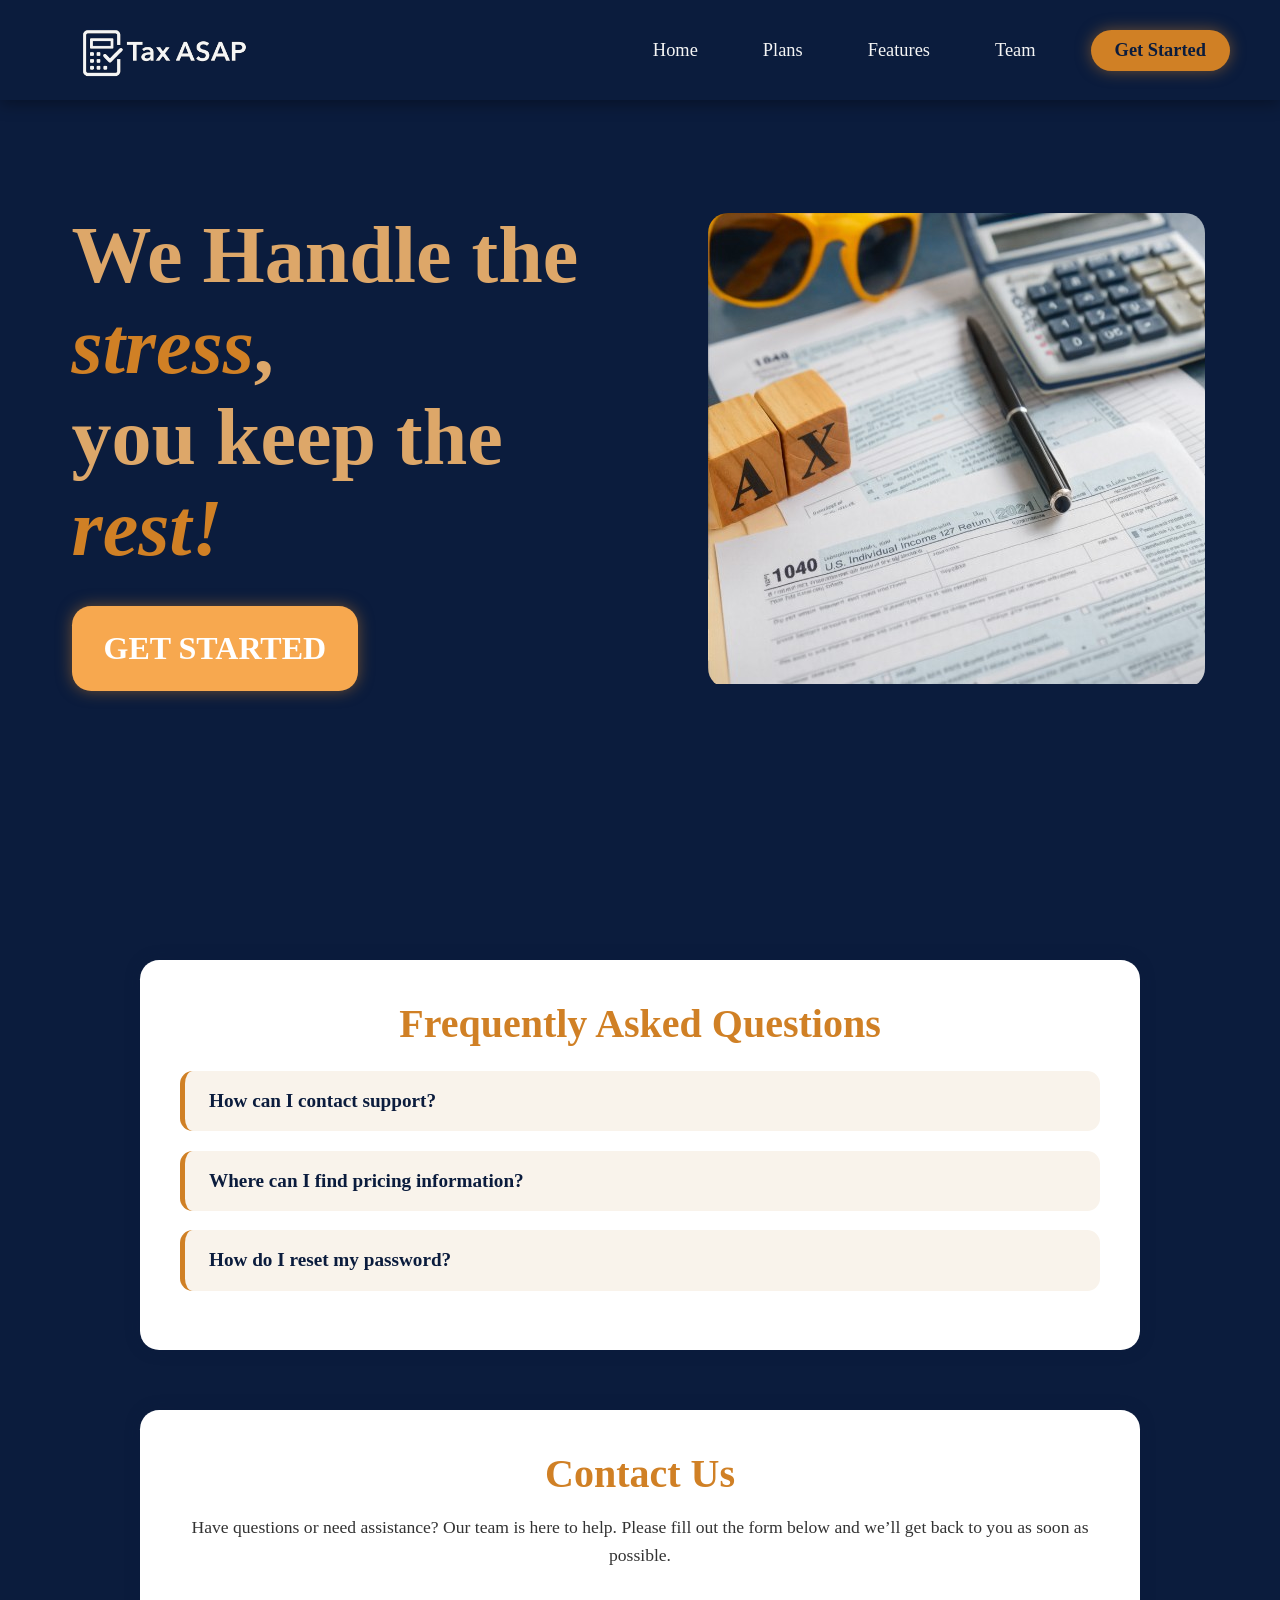
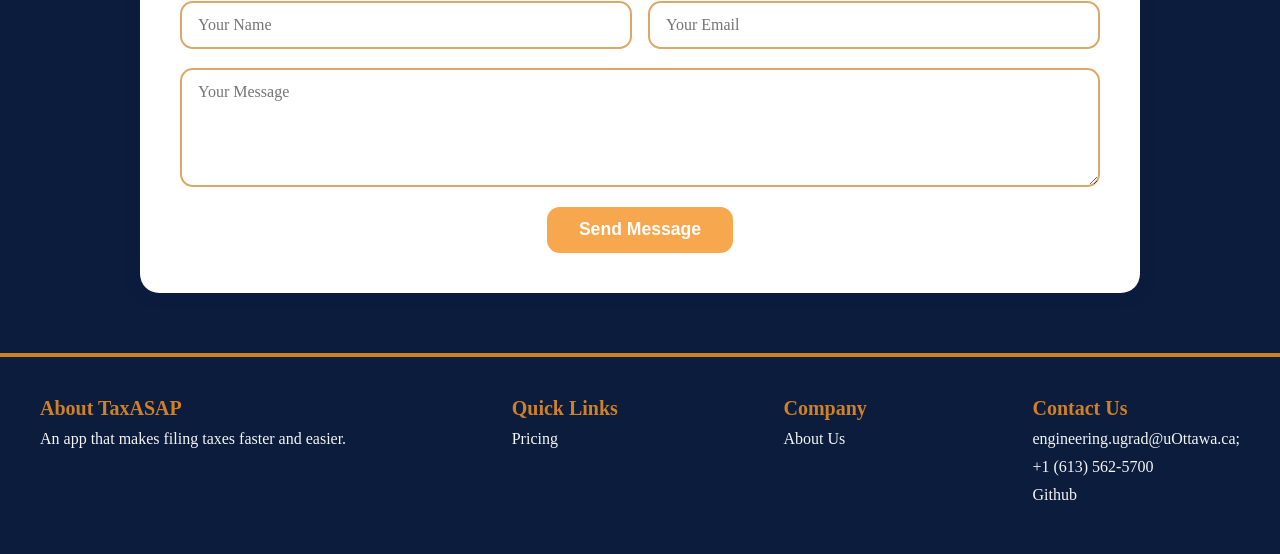
<file: index.html>
<!DOCTYPE HTML>
<html lang="en">
<head>
    <meta charset="UTF-8">
    <meta name="viewport" content="width=device-width, initial-scale=1.0">
    <title>TaxASAP - Home</title>
    <link rel="stylesheet" href="css/shared.css">
    <link rel="stylesheet" href="css/index.css">
    <link rel="stylesheet" href="css/customer.css">
</head>
<body data-include-navbar data-include-static-footer>
    <div class="page-content">
        <div class="banner">
        <div class="slogan-container">
            <h1>We Handle the <em>stress</em>, <br>you keep the <em>rest!</em></h1>
            <a href="pricing.html" class="get-started-button">
            GET STARTED
        </a>
        </div>
        <div class="image-container">
            <img src="imgs/main_page_img/tax_image.jpg" alt="background image of people working together on taxes">
        </div>
        </div>
    </div>
      <section class="faq-section">
    <h2>Frequently Asked Questions</h2>
    <div id="faq-list"></div>
  </section>

<section class="contact-section">
  <h2>Contact Us</h2>
  <p class="contact-intro">
    Have questions or need assistance? Our team is here to help. 
    Please fill out the form below and we’ll get back to you as soon as possible.
  </p>
  
  <form id="contact-form">
    <div class="form-group">
      <input type="text" id="contact-name" name="name" placeholder="Your Name" required>
      <input type="email" id="contact-email" name="email" placeholder="Your Email" required>
    </div>

    <textarea id="contact-message" name="message" rows="5" placeholder="Your Message" required></textarea>

    <button type="submit">Send Message</button>
  </form>
</section>

  <script src="js/shared-components.js"></script>
  <script src="js/customer.js"></script>
</body>
</file>
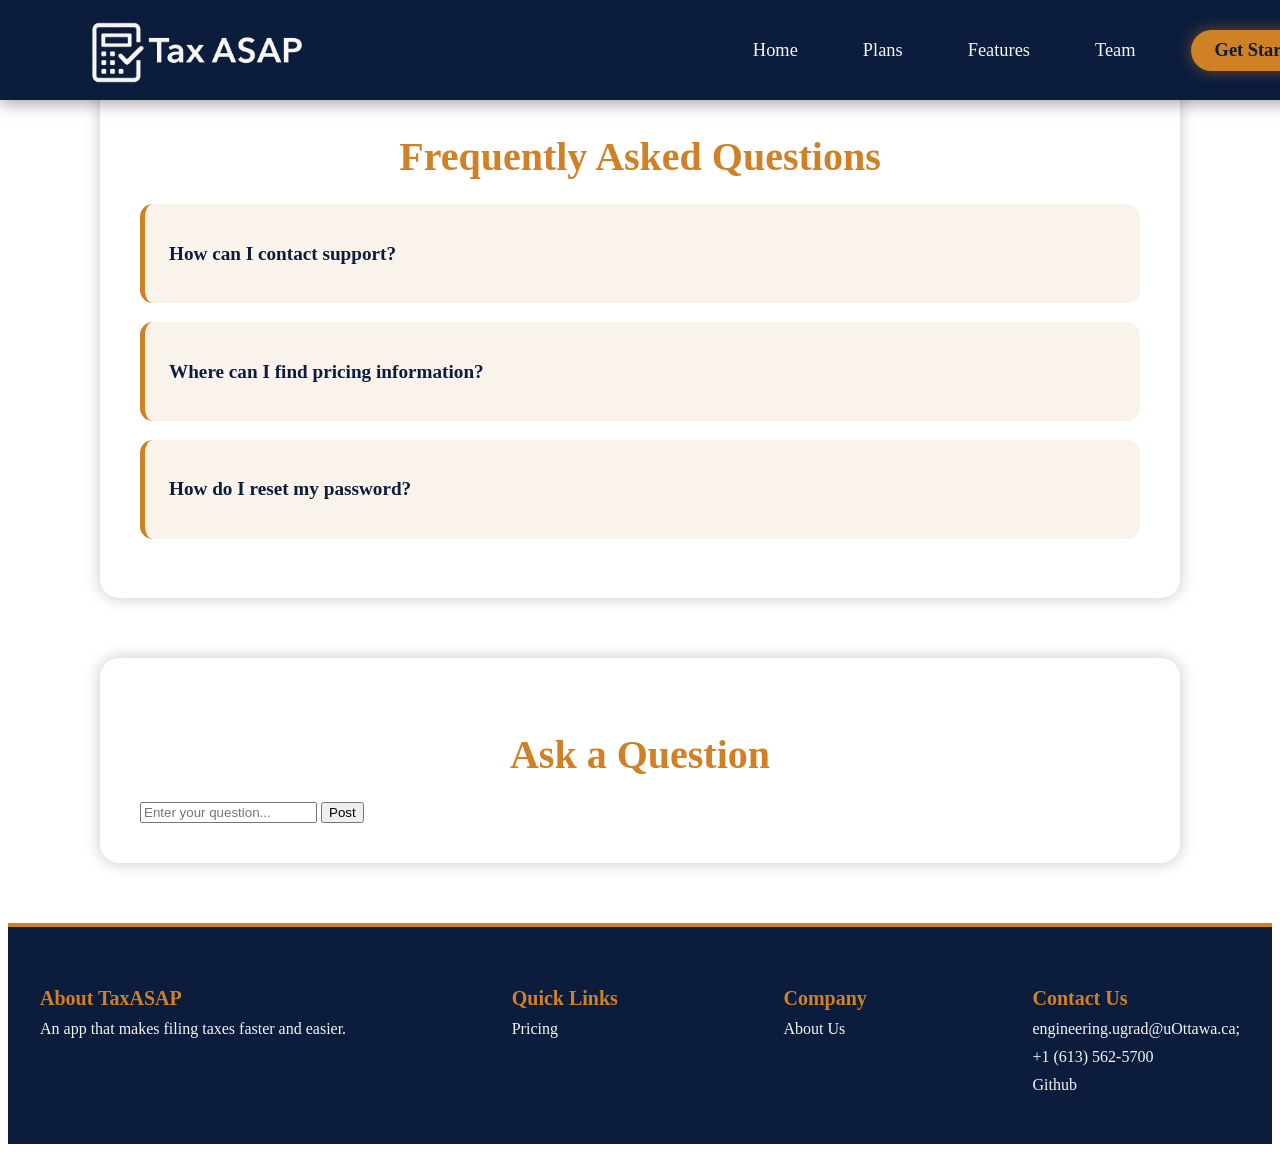
<file: customer.html>
<!DOCTYPE html>
<html lang="en">

<head>
  <meta charset="UTF-8">
  <meta name="viewport" content="width=device-width, initial-scale=1.0">
  <title>Plans - TaxASAP</title>
  <link rel="stylesheet" href="css/shared.css">
  <link rel="stylesheet" href="css/customer.css">
</head>

<body data-include-navbar data-include-static-footer>

  <section class="faq-section">
    <h2>Frequently Asked Questions</h2>
    <div id="faq-list"></div>
  </section>

  <section class="question-section">
    <h2>Ask a Question</h2>
    <form id="question-form">
      <input type="text" id="question-input" placeholder="Enter your question..." required>
      <button type="submit">Post</button>
    </form>
    <div id="question-list"></div>
  </section>

  <script src="js/shared-components.js"></script>
  <script src="js/customer.js"></script>
</body>

</html>
</file>
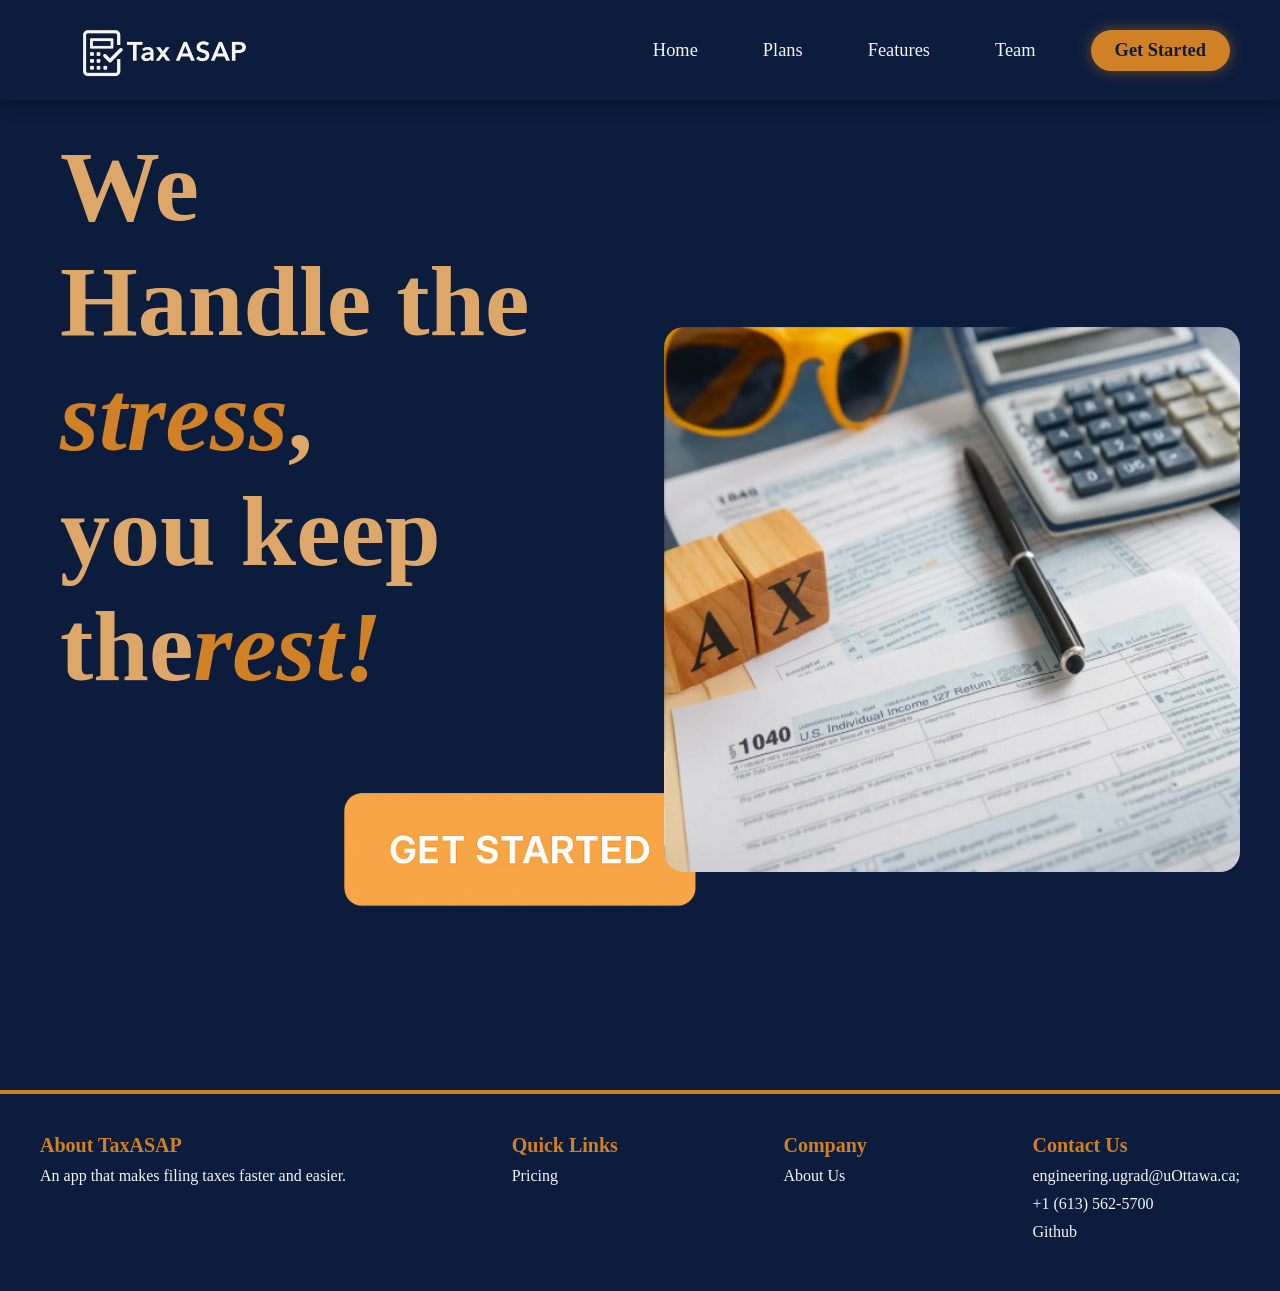
<file: home.html>
<!DOCTYPE HTML>
<html lang="en">
<head>
    <meta charset="UTF-8">
    <meta name="viewport" content="width=device-width, initial-scale=1.0">
    <title>TaxASAP - Home</title>
    <link rel="stylesheet" href="css/shared.css">
    <link rel="stylesheet" href="css/home-page-styles.css">
</head>
<body data-include-navbar data-include-static-footer>
    <div class="page-content">
        <div id="slogan">
            <h1>We Handle the <em>stress</em>, <br>you keep the<em>rest!</em></h1>
        </div>
        <div class="image-container">
            <img src="imgs/main_page_img/tax_image.jpg" alt="background image of people working together on taxes">
        </div>
        <a href="pricing.html" class="get-started-button">
            <img src="main_page_img/get_started.png" alt="get started">
        </a>
        <div style="height:1000px;"></div>
    </div>
    <script src="js/shared-components.js"></script>
</body>
</html>
</file>
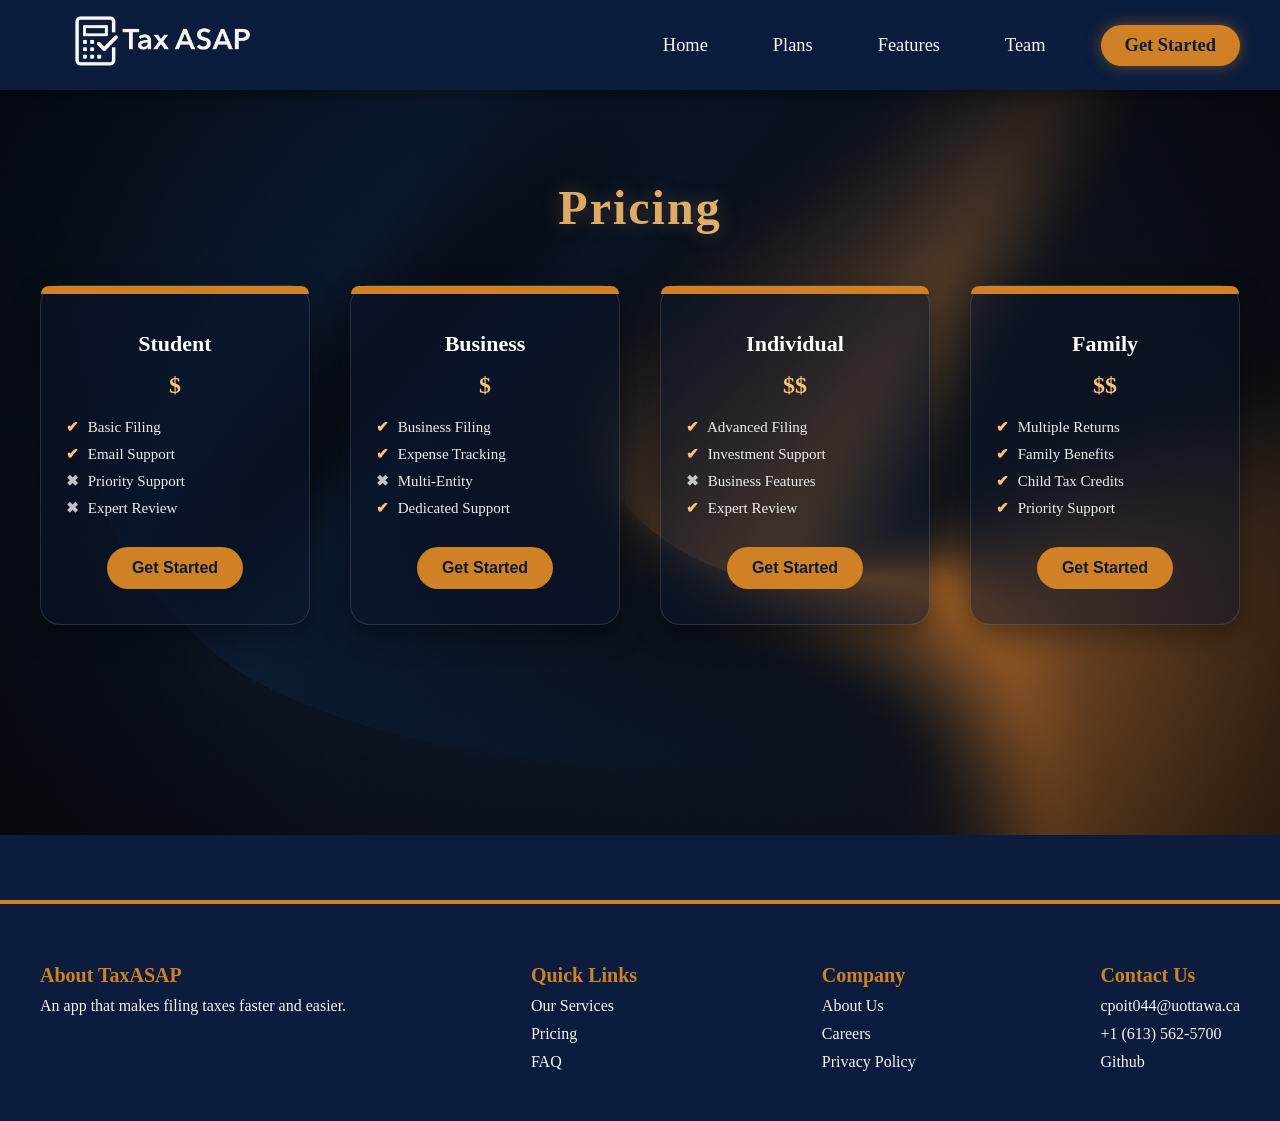
<file: plans.html>
<!DOCTYPE html>
<html lang="en">
<head>
    <meta charset="UTF-8">
    <meta name="viewport" content="width=device-width, initial-scale=1.0">
    <title>Plans - TaxASAP</title>
    <link rel="stylesheet" href="shared.css">
    <link rel="stylesheet" href="plans-styles.css">
    <script src="plans.js"></script>
</head>
<body data-include-navbar data-include-static-footer>
    
    <div class="page-content">
        <section class="pricing-section">
            <h1>Pricing</h1>
            <div class="pricing-container">

                <div class="pricing-card">
                    <div class="plan-title">Student</div>
                    <div class="plan-price">$</div>
                    <div class="features">
                        <span class="check">✔</span> Basic Filing<br>
                        <span class="check">✔</span> Email Support<br>
                        <span class="cross">✖</span> Priority Support<br>
                        <span class="cross">✖</span> Expert Review
                    </div>
                    <button class="getstart-btn">Get Started</button>
                </div>

                <div class="pricing-card">
                    <div class="plan-title">Business</div>
                    <div class="plan-price">$</div>
                    <div class="features">
                        <span class="check">✔</span> Business Filing<br>
                        <span class="check">✔</span> Expense Tracking<br>
                        <span class="cross">✖</span> Multi-Entity<br>
                        <span class="check">✔</span> Dedicated Support
                    </div>
                    <button class="getstart-btn">Get Started</button>
                </div>

                <div class="pricing-card">
                    <div class="plan-title">Individual</div>
                    <div class="plan-price">$$</div>
                    <div class="features">
                        <span class="check">✔</span> Advanced Filing<br>
                        <span class="check">✔</span> Investment Support<br>
                        <span class="cross">✖</span> Business Features<br>
                        <span class="check">✔</span> Expert Review
                    </div>
                    <button class="getstart-btn">Get Started</button>
                </div>

                <div class="pricing-card">
                    <div class="plan-title">Family</div>
                    <div class="plan-price">$$</div>
                    <div class="features">
                        <span class="check">✔</span> Multiple Returns<br>
                        <span class="check">✔</span> Family Benefits<br>
                        <span class="check">✔</span> Child Tax Credits<br>
                        <span class="check">✔</span> Priority Support
                    </div>
                    <button class="getstart-btn">Get Started</button>
                </div>

            </div>
          
        </section>
    </div>
    
    <script src="shared-components.js"></script>
</body>
</html>
</file>
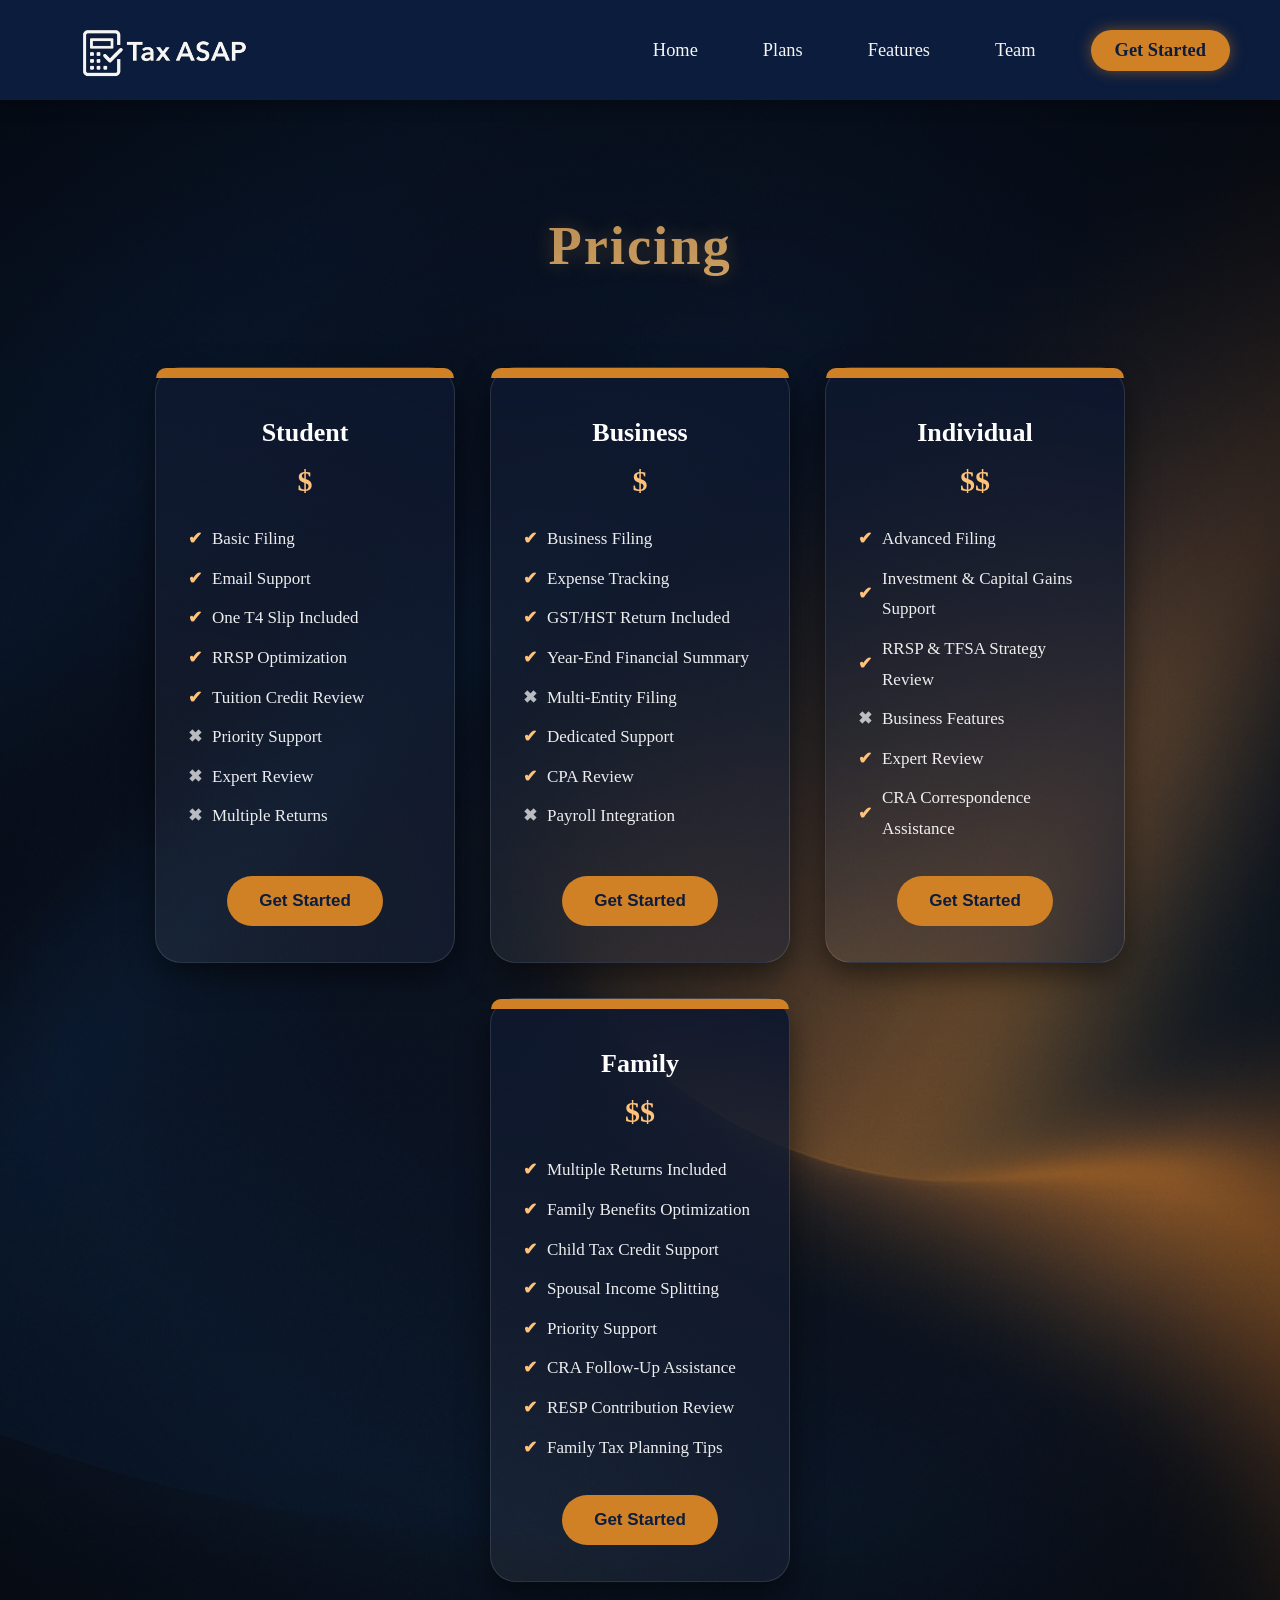
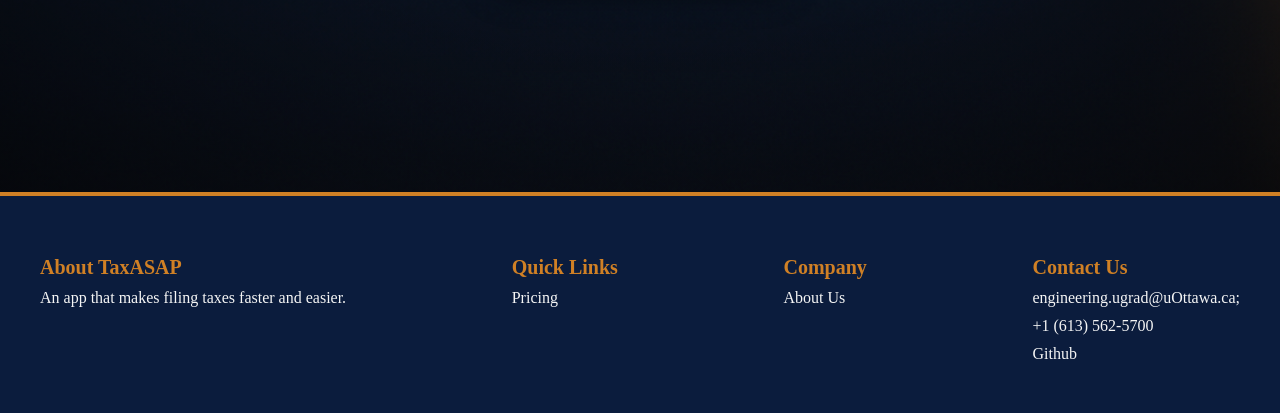
<file: pricing.html>
<!DOCTYPE html>
<html lang="en">
<head>
    <meta charset="UTF-8">
    <meta name="viewport" content="width=device-width, initial-scale=1.0">
    <title>Plans - TaxASAP</title>
    <link rel="stylesheet" href="css/shared.css">
    <link rel="stylesheet" href="css/pricing-styles.css">
    <script src="js/pricing.js"></script>
</head>
<body data-include-navbar data-include-static-footer>
    
    <div class="page-content">
        <section class="pricing-section">
            <h1>Pricing</h1>

            <div class="pricing-container">

                <div class="pricing-card">
                    <div class="plan-title">Student</div>
                    <div class="plan-price">$</div>
                    <ul class="features">
                        <li><span class="check">✔</span><span>Basic Filing</span></li>
                        <li><span class="check">✔</span><span>Email Support</span></li>
                        <li><span class="check">✔</span><span>One T4 Slip Included</span></li>
                        <li><span class="check">✔</span><span>RRSP Optimization</span></li>
                        <li><span class="check">✔</span><span>Tuition Credit Review</span></li>
                        <li><span class="cross">✖</span><span>Priority Support</span></li>
                        <li><span class="cross">✖</span><span>Expert Review</span></li>
                        <li><span class="cross">✖</span><span>Multiple Returns</span></li>
                    </ul>
                    <button class="getstart-btn">Get Started</button>
                </div>

                <div class="pricing-card">
                    <div class="plan-title">Business</div>
                    <div class="plan-price">$</div>
                    <ul class="features">
                        <li><span class="check">✔</span><span>Business Filing</span></li>
                        <li><span class="check">✔</span><span>Expense Tracking</span></li>
                        <li><span class="check">✔</span><span>GST/HST Return Included</span></li>
                        <li><span class="check">✔</span><span>Year-End Financial Summary</span></li>
                        <li><span class="cross">✖</span><span>Multi-Entity Filing</span></li>
                        <li><span class="check">✔</span><span>Dedicated Support</span></li>
                        <li><span class="check">✔</span><span>CPA Review</span></li>
                        <li><span class="cross">✖</span><span>Payroll Integration</span></li>
                    </ul>
                    <button class="getstart-btn">Get Started</button>
                </div>

                <div class="pricing-card">
                    <div class="plan-title">Individual</div>
                    <div class="plan-price">$$</div>
                    <ul class="features">
                        <li><span class="check">✔</span><span>Advanced Filing</span></li>
                        <li><span class="check">✔</span><span>Investment & Capital Gains Support</span></li>
                        <li><span class="check">✔</span><span>RRSP & TFSA Strategy Review</span></li>
                        <li><span class="cross">✖</span><span>Business Features</span></li>
                        <li><span class="check">✔</span><span>Expert Review</span></li>
                        <li><span class="check">✔</span><span>CRA Correspondence Assistance</span></li>
                    </ul>
                    <button class="getstart-btn">Get Started</button>
                </div>

                <div class="pricing-card">
                    <div class="plan-title">Family</div>
                    <div class="plan-price">$$</div>
                    <ul class="features">
                        <li><span class="check">✔</span><span>Multiple Returns Included</span></li>
                        <li><span class="check">✔</span><span>Family Benefits Optimization</span></li>
                        <li><span class="check">✔</span><span>Child Tax Credit Support</span></li>
                        <li><span class="check">✔</span><span>Spousal Income Splitting</span></li>
                        <li><span class="check">✔</span><span>Priority Support</span></li>
                        <li><span class="check">✔</span><span>CRA Follow-Up Assistance</span></li>
                        <li><span class="check">✔</span><span>RESP Contribution Review</span></li>
                        <li><span class="check">✔</span><span>Family Tax Planning Tips</span></li>
                    </ul>
                    <button class="getstart-btn">Get Started</button>
                </div>

            </div>
        </section>
    </div>

    <script src="js/shared-components.js"></script>
</body>
</html>
</file>
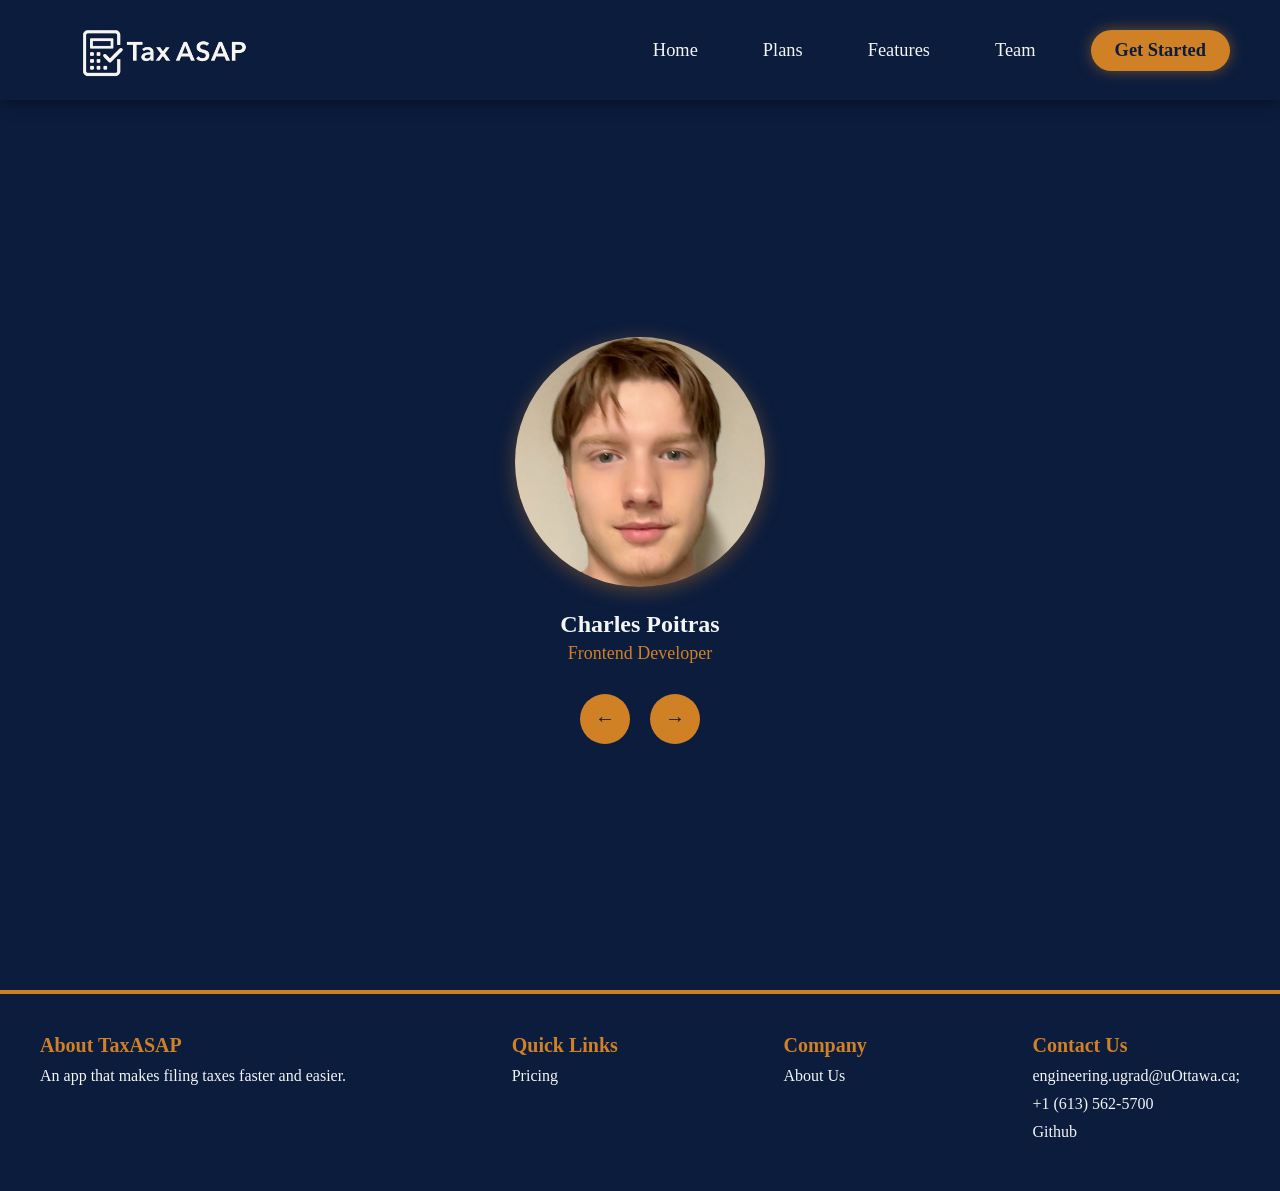
<file: team.html>
<!DOCTYPE html>
<html lang="en">
<head>
    <meta charset="UTF-8">
    <meta name="viewport" content="width=device-width, initial-scale=1.0">
    <title>Our Team - TaxASAP</title>
    <link rel="stylesheet" href="css/shared.css">
    <link rel="stylesheet" href="css/team-styles.css">
</head>
<body data-include-navbar data-include-static-footer>
    <div class="page-content">
        <div class="container">
            <div class="carousel">
                <div id="member" class="member"></div>
                <div class="arrows">
                    <button onclick="previousMember()">←</button>
                    <button onclick="nextMember()">→</button>
                </div>
            </div>
        </div>
    </div>
    <script src="js/shared-components.js"></script>
    <script src="js/TeamMember.js"></script>
</body>
</html>
</file>
<file: css/shared.css>
.navbar {
    display: flex;
    justify-content: space-between;
    align-items: center;
    background-color: #0B1C3D;
    position: fixed;
    top: 0;
    left: 0;
    width: 100%;
    height: 100px;
    z-index: 100;
    padding: 0 50px;
    box-shadow: 0 4px 15px rgba(0, 0, 0, 0.35);
}

.nav-left {
    display: flex;
    align-items: center;
}

.logo {
    height: 180px;
    width: auto;
    padding: 20px 0;    
    margin-right: 25px;  
    margin-top: 13px;
    transition: transform 0.3s ease;
}

.logo:hover {
    transform: scale(1.05);
}

.nav-right {
    display: flex;
    align-items: center;
    gap: 45px;
}

.nav-right a {
    color: #f5f5f5;
    text-decoration: none;
    font-size: 18.4px;
    transition: all 0.3s ease;
    padding: 8px 10px;
}

.nav-right a:hover {
    color: #d08025;
    transform: scale(1.1);
}

.nav-right .btns {
    background-color: #d08025;
    color: #0B1C3D;
    padding: 10px 24px;
    border-radius: 25px;
    font-weight: 700;
    transition: all 0.3s ease;
    box-shadow: 0 0 15px rgba(208, 128, 37, 0.5);
}

.nav-right .btns:hover {
    background-color: #f5f5f5;
    color: #0B1C3D;
    transform: scale(1.12);
    box-shadow: 0 0 20px rgba(208, 128, 37, 0.7);
}
.scrolling-footer {
    position: fixed;
    bottom: -300px;
    left: 0;
    width: 100%;
    background-color: #0B1C3D;
    color: #f5f5f5;
    text-align: left;
    transition: bottom 0.5s ease;
    z-index: 99;
    border-top: 4px solid #d08025;
    padding: 30px 20px;
}

.scrolling-footer.visible {
    bottom: 0;
}


.footer-content {
    display: flex;
    justify-content: space-between;
    flex-wrap: wrap;
    gap: 40px;
    max-width: 1200px;
    margin: 0 auto;
}

.footer-content h3 {
    color: #d08025;
    font-size: 20px;
    margin-bottom: 10px;
}

.footer-content p,
.footer-content ul {
    font-size: 16px;
    color: #f5f5f5;
    margin: 0;
    padding: 0;
    list-style: none;
}

.footer-content a {
    color: #f5f5f5;
    text-decoration: none;
    transition: color 0.3s;
}

.footer-content a:hover {
    color: #d08025;
}

.footer-content li {
    margin: 10px 0;
}
.static-footer {
    background-color: #0B1C3D;
    color: #f5f5f5;
    padding: 40px 20px;
    border-top: 4px solid #d08025;
    position: relative;
    z-index: 10;
}
.page-content {
    padding-top: 90px;
    min-height: 100vh;
}
.container-centered {
    max-width: 1200px;
    margin: 0 auto;
    padding: 20px;
}
</file>
<file: css/index.css>
* {
    margin: 0;
    padding: 0;
    box-sizing: border-box;
}
body {
    margin: 0;
    font-family: 'Times New Roman', Times, serif;
    background-color: #0B1C3D;
    overflow-x: hidden;
}

.page-content {
    position: relative;
    width: 100%;
    max-width: 100vw;
    overflow-x: hidden;
}

.banner{
    position: relative;
    height: 80vh;
    display: flex;
    flex-direction: row;
    gap: 2rem;
    align-items: center;
    justify-content: center;
}

.slogan-container {
    max-width: 600px;
    padding: 20px;
    display: flex;
    flex-direction: column;
    gap: 2rem;
    align-items: flex-start;
    justify-self: start;
}

h1 {
    font-size: 5rem;
    font-weight: 700;
    color: #dda769;
}

h1 em {
    font-style: italic;
    color:#d08025;
}

.get-started-button {
    background-color: #f7a84f;
    font-size: 2rem;
    text-decoration: none;
    color: #fff;
    padding: 1.5rem 2rem;
    border-radius: 1.2rem;
    font-weight: 600;
    transition: transform 0.3s ease;
    box-shadow: 0 0 15px rgba(208, 128, 37, 0.5);
}

.get-started-button:hover {
    transform: scale(1.05);
    color: #0B1C3D;
    background-color: #fff;
    box-shadow: 0 0 15px rgba(208, 128, 37, 0.5);
}

.image-container {
    max-width: 50vw;
    overflow: hidden;
    margin: 0 1.5rem;
    border-radius: 20px;
}
</file>
<file: css/customer.css>
.faq-section, 
.question-section {
  max-width: 1000px;
  margin: 60px auto;
  background-color: #fff;
  border-radius: 1.2rem;
  padding: 2.5rem;
  box-shadow: 0 0 15px rgba(11, 28, 61, 0.25);
}

.faq-section h2,
.question-section h2 {
  color: #d08025;
  font-size: 2.5rem;
  font-weight: 700;
  margin-bottom: 1.5rem;
  text-align: center;
}

.faq {
  background-color: #f9f3eb;
  border-left: 5px solid #d08025;
  border-radius: 0.8rem;
  padding: 1.2rem 1.5rem;
  margin-bottom: 1.2rem;
  transition: background-color 0.3s ease, transform 0.2s ease;
}

.faq:hover {
  background-color: #fff5e8;
  transform: translateY(-2px);
}

.faq p:first-child {
  font-weight: 600;
  font-size: 1.2rem;
  color: #0B1C3D;
  cursor: pointer;
}

.faq p + p {
  margin-top: 0.8rem;
  color: #333;
  display: none;
  line-height: 1.6;
}

.contact-section {
  max-width: 1000px;
  margin: 60px auto;
  background-color: #fff;
  border-radius: 1.2rem;
  padding: 2.5rem;
  box-shadow: 0 0 15px rgba(11, 28, 61, 0.25);
}

.contact-section h2 {
  color: #d08025;
  font-size: 2.5rem;
  font-weight: 700;
  text-align: center;
  margin-bottom: 1rem;
}

.contact-intro {
  text-align: center;
  color: #333;
  font-size: 1.1rem;
  margin-bottom: 2rem;
  line-height: 1.6;
}

#contact-form {
  display: flex;
  flex-direction: column;
  gap: 1.2rem;
}

.form-group {
  display: flex;
  gap: 1rem;
  flex-wrap: wrap;
}

#contact-form input,
#contact-form textarea {
  width: 100%;
  padding: 0.8rem 1rem;
  border: 2px solid #dda769;
  border-radius: 0.8rem;
  font-size: 1rem;
  font-family: 'Times New Roman', Times, serif;
}

.form-group input {
  flex: 1;
  min-width: 250px;
}

#contact-form button {
  align-self: center;
  background-color: #f7a84f;
  color: #fff;
  font-weight: 600;
  font-size: 1.1rem;
  border: none;
  border-radius: 0.8rem;
  cursor: pointer;
  padding: 0.8rem 2rem;
  transition: background-color 0.3s ease, transform 0.2s ease;
}

#contact-form button:hover {
  background-color: #dda769;
  color: #0B1C3D;
  transform: scale(1.05);
}
</file>
<file: css/home-page-styles.css>
* {
    margin: 0;
    padding: 0;
    box-sizing: border-box;
}
body {
    margin: 0;
    font-family: 'Times New Roman', Times, serif;
    background-color: #0B1C3D;
    overflow-x: hidden;
}

.page-content {
    position: relative;
    width: 100%;
    max-width: 100vw;
    overflow-x: hidden;
}

#slogan {
    position: absolute;
    top: 10%;
    left: 40px;
    font-size: 50px;
    width: 40%;
    max-width: 600px;
    padding: 20px;
    z-index: 2;
    color: #dda769;
}

#slogan em {
    font-style: italic;
    color:#d08025;
}

.get-started-button {
    position: absolute;
    top: 60%;
    left: 25%;
    z-index: 3;
    transition: transform 0.3s ease;
}

.get-started-button:hover {
    transform: scale(1.05);
}

.get-started-button img {
    width: 400px;
    height: auto;
    max-width: 90vw;
}

.image-container {
    position: absolute;
    top: 55%;
    right: 40px;
    width: 600px;
    max-width: 45vw;
    overflow: hidden;
    transform: translateY(-50%);
    border-radius: 20px;
    z-index: 9;
}

.image-container img {
    width: 100%;
    height: auto;
    display: block;
}
</file>
<file: shared.css>
.navbar {
    display: flex;
    justify-content: space-between;
    align-items: center;
    background-color: #0B1C3D;
    position: fixed;
    top: 0;
    left: 0;
    width: 100%;
    height: 90px;
    z-index: 100;
    padding: 0 40px;
    box-shadow: 0 4px 15px rgba(0, 0, 0, 0.35);
}

.nav-left {
    display: flex;
    align-items: center;
}

.logo {
    height: 150px;
    width: auto;
    transition: transform 0.3s ease;
}

.logo:hover {
    transform: scale(1.05);
}

.nav-right {
    display: flex;
    align-items: center;
    gap: 45px;
}

.nav-right a {
    color: #f5f5f5;
    text-decoration: none;
    font-size: 18.4px;
    transition: all 0.3s ease;
    padding: 8px 10px;
}

.nav-right a:hover {
    color: #d08025;
    transform: scale(1.1);
}

.nav-right .btns {
    background-color: #d08025;
    color: #0B1C3D;
    padding: 10px 24px;
    border-radius: 25px;
    font-weight: 700;
    transition: all 0.3s ease;
    box-shadow: 0 0 15px rgba(208, 128, 37, 0.5);
}

.nav-right .btns:hover {
    background-color: #f5f5f5;
    color: #0B1C3D;
    transform: scale(1.12);
    box-shadow: 0 0 20px rgba(208, 128, 37, 0.7);
}
.scrolling-footer {
    position: fixed;
    bottom: -300px;
    left: 0;
    width: 100%;
    background-color: #0B1C3D;
    color: #f5f5f5;
    text-align: left;
    transition: bottom 0.5s ease;
    z-index: 99;
    border-top: 4px solid #d08025;
    padding: 30px 20px;
}

.scrolling-footer.visible {
    bottom: 0;
}


.footer-content {
    display: flex;
    justify-content: space-between;
    flex-wrap: wrap;
    gap: 40px;
    max-width: 1200px;
    margin: 0 auto;
}

.footer-content h3 {
    color: #d08025;
    font-size: 20px;
    margin-bottom: 10px;
}

.footer-content p,
.footer-content ul {
    font-size: 16px;
    margin: 0;
    padding: 0;
    list-style: none;
}

.footer-content a {
    color: #f5f5f5;
    text-decoration: none;
    transition: color 0.3s;
}

.footer-content a:hover {
    color: #d08025;
}

.footer-content li {
    margin: 10px 0;
}
.static-footer {
    background-color: #0B1C3D;
    color: #f5f5f5;
    padding: 40px 20px;
    border-top: 4px solid #d08025;
    position: relative;
    z-index: 10;
}
.page-content {
    padding-top: 90px;
    min-height: 100vh;
}
.container-centered {
    max-width: 1200px;
    margin: 0 auto;
    padding: 20px;
}
</file>
<file: plans-styles.css>
* {
    box-sizing: border-box;
}

body {
    font-family: 'Times New Roman', Times, serif;
    background-color: #0B1C3D;
    color: white;
    margin: 0;
    padding: 0;
    overflow-x: hidden;
}

.page-content {
    width: 100%;
    max-width: 100vw;
    overflow-x: hidden;
}


.pricing-section{
    text-align:center;
    padding:50px 40px 100px;
    position:relative;
    overflow:hidden;
    z-index:1;

    background:
    linear-gradient(180deg, rgba(11, 28, 61, 0.268), rgba(18, 36, 77, 0.115)),
    url("plans_img/bg-plans.png") center/cover no-repeat;
}

.pricing-section h1 {
    font-size: 3rem;
    font-weight: 700;
    text-align: center;
    color: #fd8e07; 
    letter-spacing: 2px;
    background: linear-gradient(90deg, #d29b5a, #f0c27b);
    -webkit-background-clip: text;
    background-clip: text;
    -webkit-text-fill-color: transparent;
    text-shadow: 0 0 20px rgba(210, 155, 90, 0.3);
    margin-bottom: 50px;
}

.pricing-container {
    display: flex;
    justify-content: center;
    flex-wrap: wrap;
    gap: 40px;
    position: relative;
    z-index: 2;

    background-attachment: fixed;
    padding-bottom: 20px;
    min-height: 50vh; 
}

.pricing-section::after {
    content: "";
    position: absolute;
    inset: 0;
    background: radial-gradient(circle at center, rgba(0,0,0,0) 60%, rgba(0,0,0,0.5) 100%);
    z-index: 1;
}

.pricing-card{
  background: rgba(12,22,45,0.48);

  border: 1px solid rgba(255,255,255,0.12);
  color:#fff;
  box-shadow: 0 10px 28px rgba(0,0,0,0.35);

  position: relative;
  border-radius: 20px;
  width: 270px;
  height: 340px;
  padding: 35px 25px;
  display: flex;
  flex-direction: column;
  justify-content: space-between;
  transition: transform .3s, box-shadow .3s;
}

.pricing-card::before {
    content: "";
    position: absolute;
    top: 0;
    left: 0;
    width: 100%;
    height: 8px;
    background-color: #d08025;
    border-top-left-radius: 20px;
    border-top-right-radius: 20px;
}

.pricing-card:hover {
    transform: translateY(-10px);
    box-shadow: 0 15px 30px rgba(208, 128, 37, 0.4);
}

.plan-title {
    font-weight: 700;
    font-size: 22px;
    color:#ffffff;
    margin-top: 10px;
}

.plan-price {
    color:#ffc27a;
    font-size: 24px;
    font-weight: 600;
    margin: 15px 0;
}

.features {
    line-height: 1.8;
    font-size: 15px;
    color: rgba(255,255,255,0.92);
    text-align: left;
    flex-grow: 1;
}

.features .check {
    color:#ffc27a;
    font-weight: bold;
    margin-right: 5px;
}

.features .cross {
    color: rgba(255,255,255,0.75);
    font-weight: bold;
    margin-right: 5px;
}

.getstart-btn {
    background-color: #d08025;
    color: #0B1C3D;
    padding: 12px 25px;
    border: none;
    border-radius: 30px;
    font-weight: 600;
    font-size: 16px;
    cursor: pointer;
    transition: transform 0.3s, box-shadow 0.3s;
    align-self: center;
}

.getstart-btn:hover {
    transform: scale(1.07);
    box-shadow: 0 6px 15px rgba(208, 128, 37, 0.5);
}

.pricing-card .getstart-btn{
    margin-top: 15px; 
}

.orange-rings {
    position: absolute;
    bottom: -380px;
    right: -200px;
    width: 500px;
    height: 500px;
    background: url("plans_img/circles.png") no-repeat center center;
    background-size: cover;
    opacity: 0.8;
    pointer-events: none;
    z-index: 0;
}
</file>
<file: css/pricing-styles.css>
* {
    box-sizing: border-box;
}

body {
    font-family: 'Times New Roman', Times, serif;
    background-color: #0B1C3D;
    color: white;
    margin: 0;
    padding: 0;
    overflow-x: hidden;
}

.page-content {
    width: 100%;
    max-width: 100vw;
    overflow-x: hidden;
}

.pricing-section {
    text-align: center;
    padding: 80px 40px 160px;
    position: relative;
    overflow: hidden;
    z-index: 1;
    background:
        linear-gradient(180deg, rgba(11, 28, 61, 0.4), rgba(18, 36, 77, 0.15)),
        url("../imgs/plans_img/bg-plans.png") center/cover no-repeat;
}

.pricing-section h1 {
    font-size: 3.4rem;
    font-weight: 700;
    letter-spacing: 2px;
    background: linear-gradient(90deg, #d29b5a, #f0c27b);
    -webkit-background-clip: text;
    background-clip: text;
    -webkit-text-fill-color: transparent;
    text-shadow: 0 0 20px rgba(210, 155, 90, 0.3);
    margin-bottom: 90px;  /* more breathing room */
}

.pricing-container {
    display: flex;
    justify-content: center;
    align-items: stretch;
    flex-wrap: wrap;
    gap: 35px;
    position: relative;
    z-index: 2;
    padding-bottom: 50px;
    min-height: 75vh;
}

.pricing-section::after {
    content: "";
    position: absolute;
    inset: 0;
    background: radial-gradient(circle at center, rgba(0,0,0,0) 55%, rgba(0,0,0,0.55) 100%);
    z-index: 1;
}

.pricing-card {
    background: radial-gradient(circle at bottom left, rgba(255,255,255,0.06), rgba(12,22,45,0.95));
    border: 1px solid rgba(255,255,255,0.12);
    color: #fff;
    box-shadow: 0 12px 30px rgba(0,0,0,0.5);
    border-radius: 26px;
    width: 300px;
    min-height: 520px;
    padding: 42px 32px 36px;
    display: flex;
    flex-direction: column;
    justify-content: flex-start;
    position: relative;
    transition: transform .3s, box-shadow .3s, border-color .3s;
}

.pricing-card::before {
    content: "";
    position: absolute;
    top: 0;
    left: 0;
    width: 100%;
    height: 10px;
    background-color: #d08025;
    border-top-left-radius: 26px;
    border-top-right-radius: 26px;
}

.pricing-card:hover {
    transform: translateY(-10px);
    box-shadow: 0 18px 40px rgba(208, 128, 37, 0.5);
    border-color: rgba(240, 194, 123, 0.75);
}

.plan-title {
    font-weight: 700;
    font-size: 26px;
    margin-top: 8px;
}

.plan-price {
    color: #ffc27a;
    font-size: 30px;
    font-weight: 700;
    margin-top: 16px;
}

.features {
    list-style: none;
    padding: 0;
    margin: 26px 0 32px;
    flex-grow: 1;
    display: flex;
    flex-direction: column;
    gap: 9px;              
    text-align: left;
    font-size: 17px;
    color: rgba(255,255,255,0.92);
    line-height: 1.8;        
}

.features li {
    display: flex;
    align-items: center;    
}

.features .check,
.features .cross {
    flex-shrink: 0;
    margin-right: 10px;
    margin-top: 0;         
}

.features .check {
    color: #ffc27a;
    font-weight: bold;
}

.features .cross {
    color: rgba(255,255,255,0.7);
    font-weight: bold;
}

.getstart-btn {
    background-color: #d08025;
    color: #0B1C3D;
    padding: 15px 32px;
    border: none;
    border-radius: 30px;
    font-weight: 600;
    font-size: 17px;
    cursor: pointer;
    transition: transform 0.3s, box-shadow 0.3s, background-color 0.3s;
    align-self: center;
    margin-top: auto;
}

.getstart-btn:hover {
    transform: scale(1.07);
    box-shadow: 0 6px 18px rgba(208, 128, 37, 0.6);
    background-color: #f0a140;
}

.orange-rings {
    position: absolute;
    bottom: -380px;
    right: -200px;
    width: 500px;
    height: 500px;
    background: url("plans_img/circles.png") no-repeat center center;
    background-size: cover;
    opacity: 0.8;
    pointer-events: none;
    z-index: 0;
}
</file>
<file: css/team-styles.css>
* {
    margin: 0;
    padding: 0;
    box-sizing: border-box;
}

body {
    font-family: 'Times New Roman', Times, serif;
    background-color: #0B1C3D;
    color: #f5f5f5;
}

.container {
    min-height: 100vh;
    display: flex;
    align-items: center;
    justify-content: center;
    padding: 50px 20px;
}

.carousel {
    width: 100%;
    max-width: 400px;
    text-align: center;
}

.member img {
    width: 250px;
    height: 250px;
    border-radius: 50%;
    object-fit: cover;
    box-shadow: 0 4px 20px rgba(208, 128, 37, 0.4);
    transition: transform 0.3s ease;
}

.member img:hover {
    transform: scale(1.05);
}

.member h2 {
    margin: 20px 0 5px;
    color: #f5f5f5;
}

.member .role {
    color: #d08025;
    font-weight: 500;
    margin-bottom: 15px;
    font-size: 18px;
}

.member .info {
    background: #d08025;
    color: #0B1C3D;
    padding: 15px;
    border-radius: 10px;
    margin-top: 10px;
    display: none;
    font-weight: 600;
}

.member:hover .info {
    display: block;
}

.arrows {
    display: flex;
    justify-content: center;
    gap: 20px;
    margin-top: 30px;
}

button {
    background: #d08025;
    color: #0B1C3D;
    border: none;
    border-radius: 50%;
    width: 50px;
    height: 50px;
    font-size: 20px;
    cursor: pointer;
    font-weight: bold;
    transition: all 0.3s ease;
}

button:hover {
    background: #f5f5f5;
    transform: scale(1.05);
}
</file>
